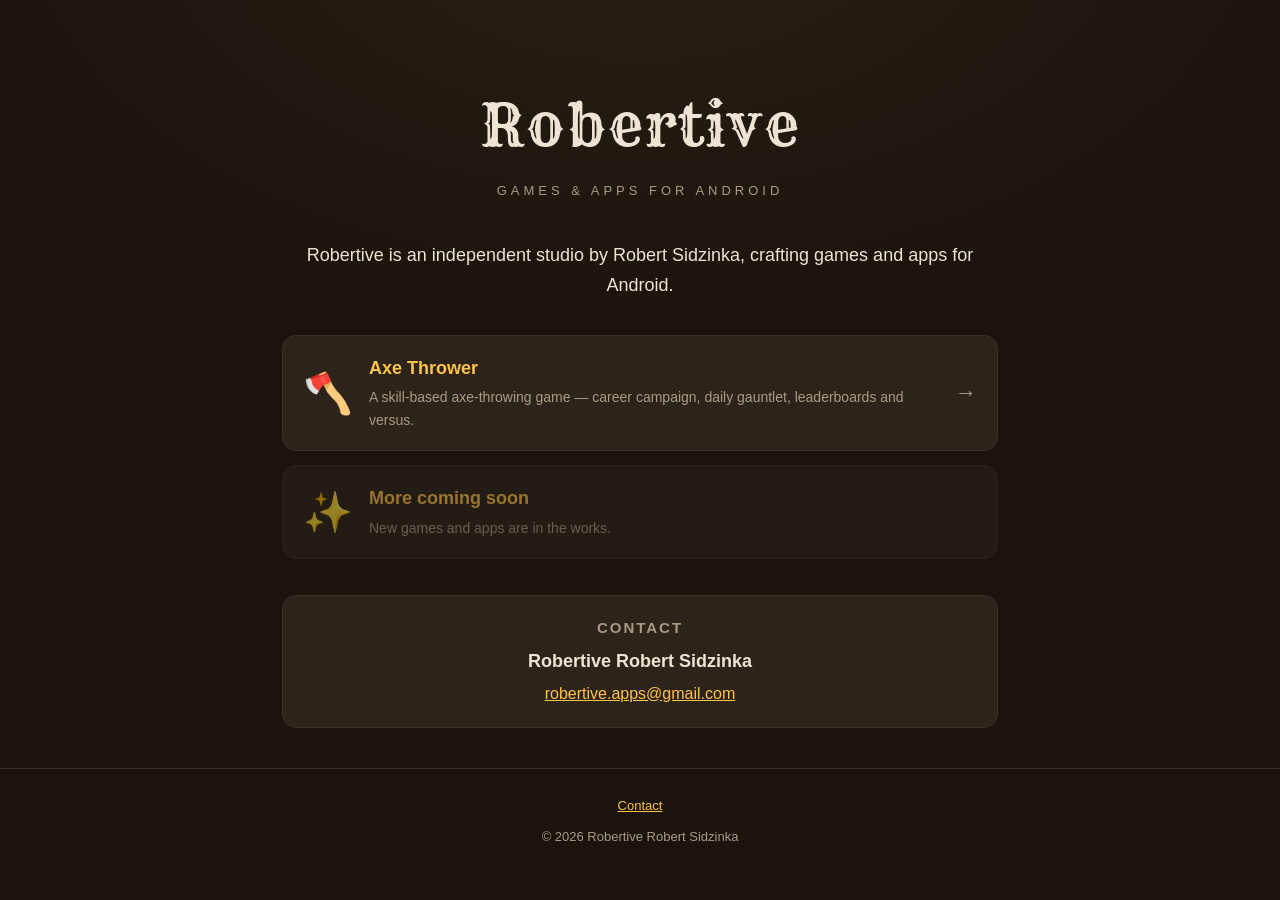
<file: index.html>
<!DOCTYPE html>
<html lang="en">
<head>
  <meta charset="UTF-8">
  <meta name="viewport" content="width=device-width, initial-scale=1.0">
  <title>Robertive — Games &amp; apps for Android</title>
  <meta name="description" content="Robertive is an independent studio by Robert Sidzinka building games and apps for Android.">

  <!-- Google Search Console ownership verification (HTML tag method). -->
  <meta name="google-site-verification" content="I3U4DbqW5xxP2Danj0TdIdF01HxjQrkF2kD--kA5tbM">

  <link rel="preconnect" href="https://fonts.googleapis.com">
  <link rel="preconnect" href="https://fonts.gstatic.com" crossorigin>
  <link href="https://fonts.googleapis.com/css2?family=Rye&display=swap" rel="stylesheet">
  <link rel="stylesheet" href="styles.css">
</head>
<body>
  <header class="hero">
    <h1>Robertive</h1>
    <p class="tagline">GAMES &amp; APPS FOR ANDROID</p>
  </header>

  <main class="wrap">
    <p class="lead">
      Robertive is an independent studio by Robert Sidzinka, crafting games and
      apps for Android.
    </p>

    <section class="apps">
      <a class="app-card" href="axe-thrower/">
        <span class="ico">🪓</span>
        <span class="meta">
          <h3>Axe Thrower</h3>
          <p>A skill-based axe-throwing game — career campaign, daily gauntlet, leaderboards and versus.</p>
        </span>
        <span class="arrow">→</span>
      </a>

      <div class="app-card soon">
        <span class="ico">✨</span>
        <span class="meta">
          <h3>More coming soon</h3>
          <p>New games and apps are in the works.</p>
        </span>
      </div>
    </section>

    <section class="dev">
      <h2>Contact</h2>
      <p class="name">Robertive Robert Sidzinka</p>
      <p class="email"><a href="mailto:robertive.apps@gmail.com">robertive.apps@gmail.com</a></p>
    </section>
  </main>

  <footer>
    <a href="mailto:robertive.apps@gmail.com">Contact</a>
    <div style="margin-top:10px;">© 2026 Robertive Robert Sidzinka</div>
  </footer>
</body>
</html>
</file>
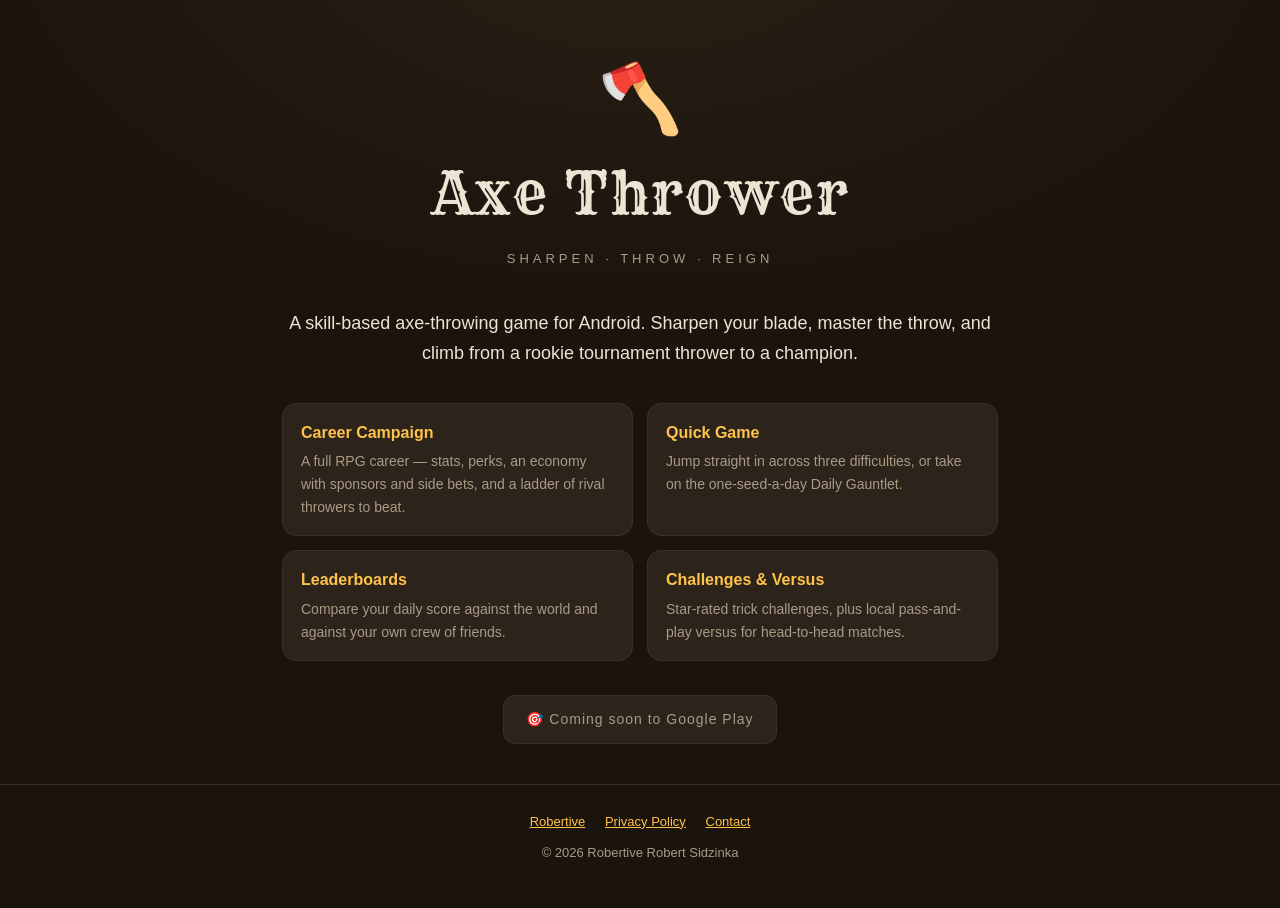
<file: axe-thrower/index.html>
<!DOCTYPE html>
<html lang="en">
<head>
  <meta charset="UTF-8">
  <meta name="viewport" content="width=device-width, initial-scale=1.0">
  <title>Axe Thrower — Robertive</title>
  <meta name="description" content="Axe Thrower is a skill-based axe-throwing game for Android by Robertive. Career campaign, daily challenges, leaderboards and versus mode.">
  <link rel="preconnect" href="https://fonts.googleapis.com">
  <link rel="preconnect" href="https://fonts.gstatic.com" crossorigin>
  <link href="https://fonts.googleapis.com/css2?family=Rye&display=swap" rel="stylesheet">
  <link rel="stylesheet" href="../styles.css">
</head>
<body>
  <header class="hero">
    <div class="axe">🪓</div>
    <h1>Axe Thrower</h1>
    <p class="tagline">SHARPEN · THROW · REIGN</p>
  </header>

  <main class="wrap">
    <p class="lead">
      A skill-based axe-throwing game for Android. Sharpen your blade, master
      the throw, and climb from a rookie tournament thrower to a champion.
    </p>

    <section class="features">
      <div class="feature">
        <h3>Career Campaign</h3>
        <p>A full RPG career — stats, perks, an economy with sponsors and side bets, and a ladder of rival throwers to beat.</p>
      </div>
      <div class="feature">
        <h3>Quick Game</h3>
        <p>Jump straight in across three difficulties, or take on the one-seed-a-day Daily Gauntlet.</p>
      </div>
      <div class="feature">
        <h3>Leaderboards</h3>
        <p>Compare your daily score against the world and against your own crew of friends.</p>
      </div>
      <div class="feature">
        <h3>Challenges &amp; Versus</h3>
        <p>Star-rated trick challenges, plus local pass-and-play versus for head-to-head matches.</p>
      </div>
    </section>

    <div class="store">
      <span class="badge">🎯 Coming soon to Google Play</span>
    </div>
  </main>

  <footer>
    <a href="../">Robertive</a>
    <a href="privacy.html">Privacy Policy</a>
    <a href="mailto:robertive.apps@gmail.com">Contact</a>
    <div style="margin-top:10px;">© 2026 Robertive Robert Sidzinka</div>
  </footer>
</body>
</html>
</file>
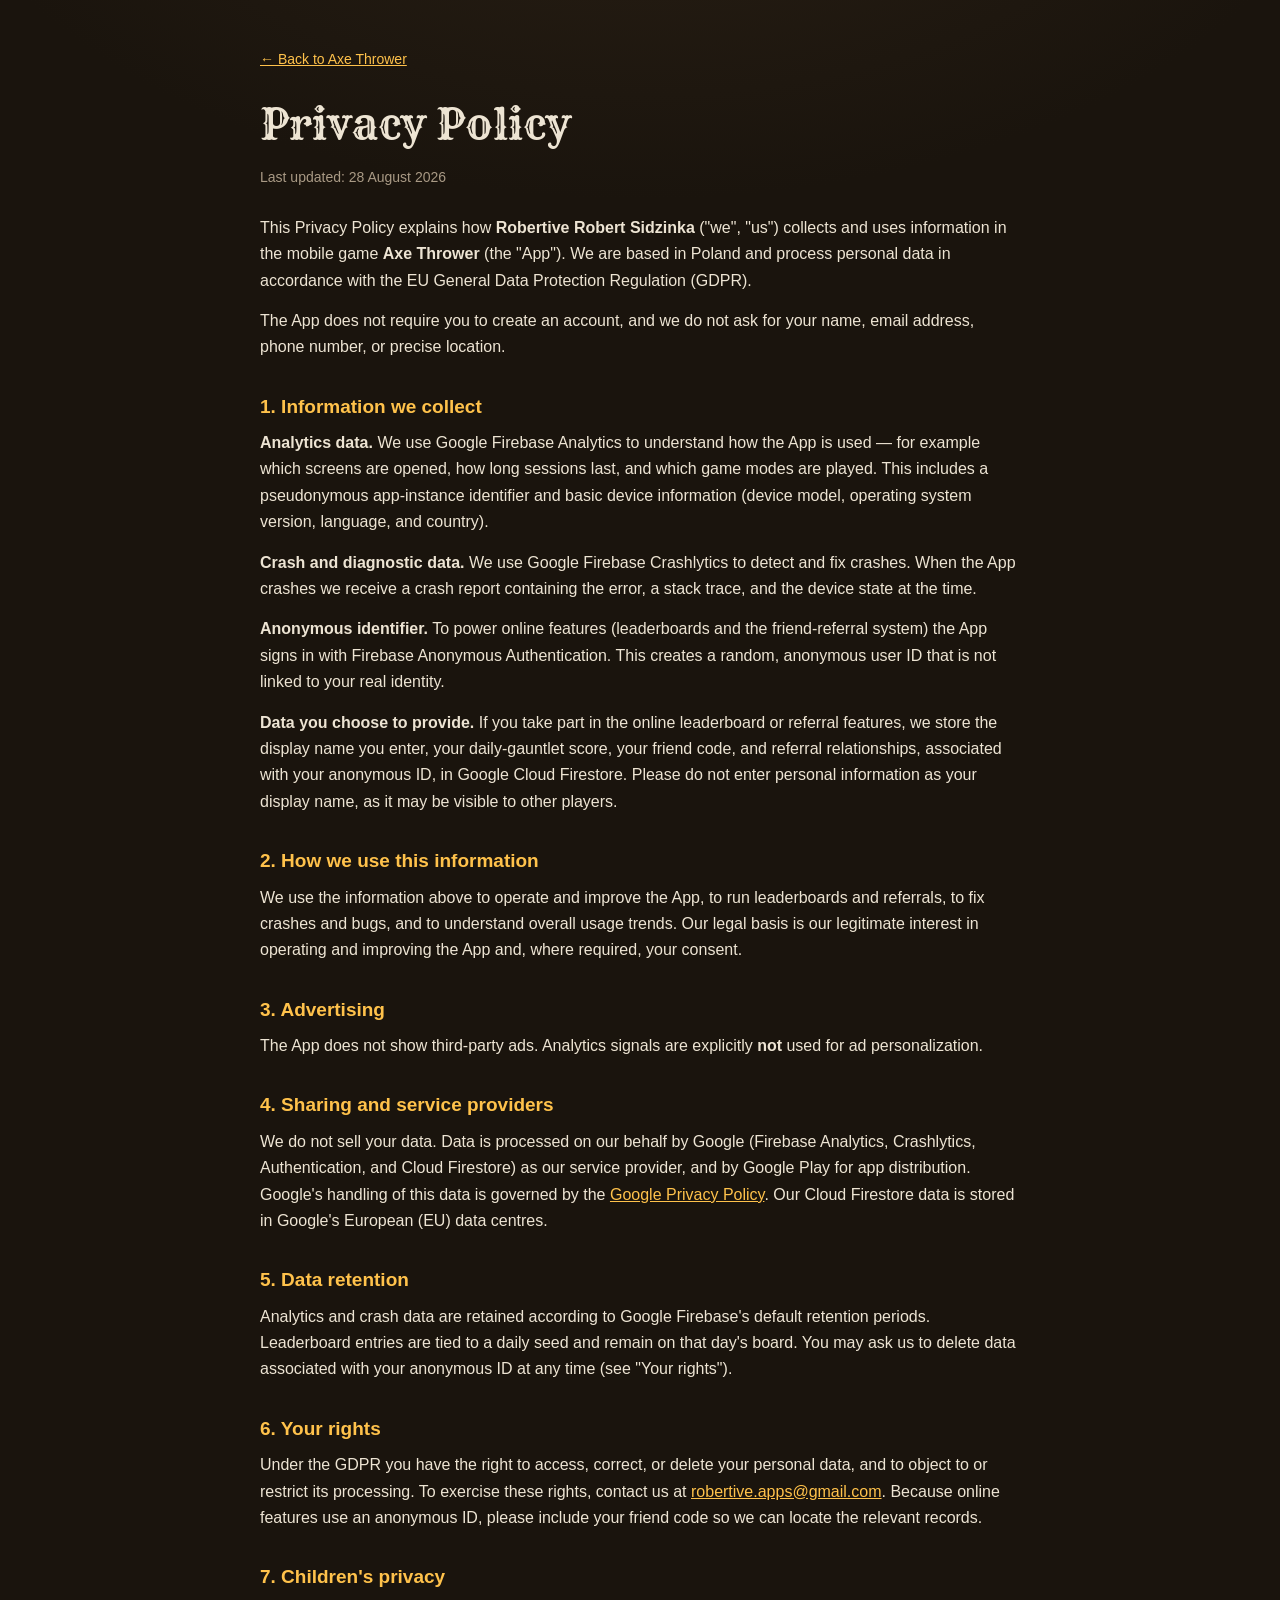
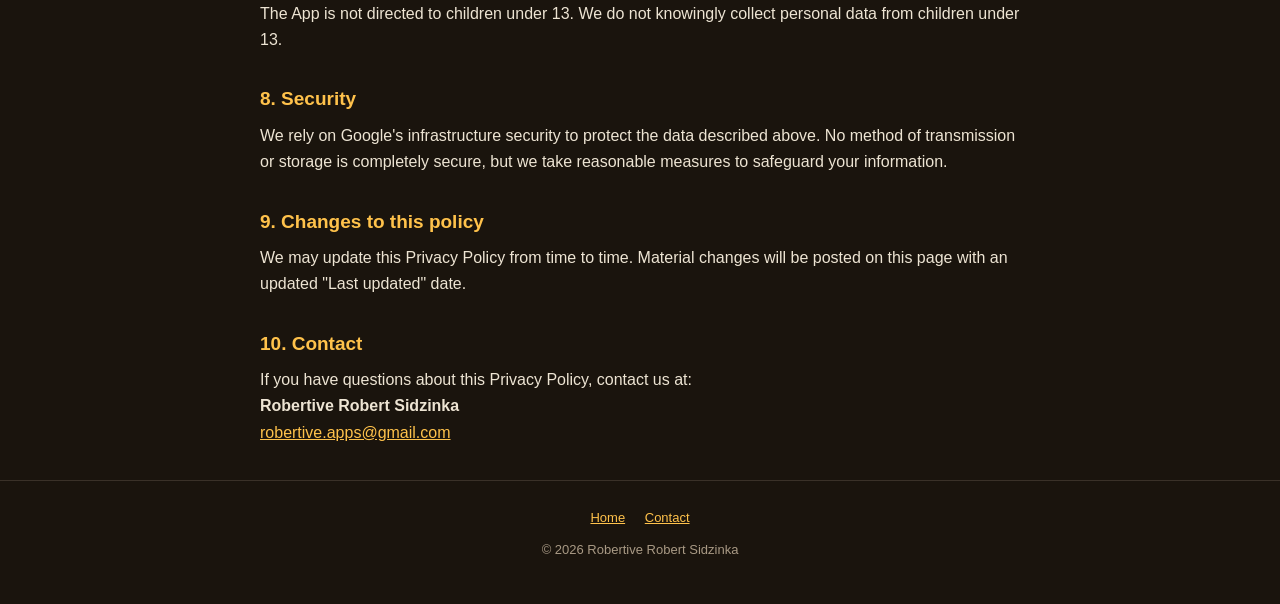
<file: privacy.html>
<!DOCTYPE html>
<html lang="en">
<head>
  <meta charset="UTF-8">
  <meta name="viewport" content="width=device-width, initial-scale=1.0">
  <title>Privacy Policy — Axe Thrower</title>
  <meta name="description" content="Privacy Policy for the Axe Thrower Android game by Robertive Robert Sidzinka.">
  <link rel="preconnect" href="https://fonts.googleapis.com">
  <link rel="preconnect" href="https://fonts.gstatic.com" crossorigin>
  <link href="https://fonts.googleapis.com/css2?family=Rye&display=swap" rel="stylesheet">
  <link rel="stylesheet" href="styles.css">
</head>
<body>
  <main class="wrap legal">
    <a class="back" href="index.html">← Back to Axe Thrower</a>
    <h1>Privacy Policy</h1>
    <p class="updated">Last updated: 28 August 2026</p>

    <p>
      This Privacy Policy explains how <span class="term">Robertive Robert
      Sidzinka</span> ("we", "us") collects and uses information in the mobile
      game <span class="term">Axe Thrower</span> (the "App"). We are based in
      Poland and process personal data in accordance with the EU General Data
      Protection Regulation (GDPR).
    </p>
    <p>
      The App does not require you to create an account, and we do not ask for
      your name, email address, phone number, or precise location.
    </p>

    <h2>1. Information we collect</h2>
    <p>
      <span class="term">Analytics data.</span> We use Google Firebase
      Analytics to understand how the App is used — for example which screens
      are opened, how long sessions last, and which game modes are played. This
      includes a pseudonymous app-instance identifier and basic device
      information (device model, operating system version, language, and
      country).
    </p>
    <p>
      <span class="term">Crash and diagnostic data.</span> We use Google
      Firebase Crashlytics to detect and fix crashes. When the App crashes we
      receive a crash report containing the error, a stack trace, and the
      device state at the time.
    </p>
    <p>
      <span class="term">Anonymous identifier.</span> To power online features
      (leaderboards and the friend-referral system) the App signs in with
      Firebase Anonymous Authentication. This creates a random, anonymous user
      ID that is not linked to your real identity.
    </p>
    <p>
      <span class="term">Data you choose to provide.</span> If you take part in
      the online leaderboard or referral features, we store the display name
      you enter, your daily-gauntlet score, your friend code, and referral
      relationships, associated with your anonymous ID, in Google Cloud
      Firestore. Please do not enter personal information as your display name,
      as it may be visible to other players.
    </p>

    <h2>2. How we use this information</h2>
    <p>
      We use the information above to operate and improve the App, to run
      leaderboards and referrals, to fix crashes and bugs, and to understand
      overall usage trends. Our legal basis is our legitimate interest in
      operating and improving the App and, where required, your consent.
    </p>

    <h2>3. Advertising</h2>
    <p>
      The App does not show third-party ads. Analytics signals are explicitly
      <span class="term">not</span> used for ad personalization.
    </p>

    <h2>4. Sharing and service providers</h2>
    <p>
      We do not sell your data. Data is processed on our behalf by Google
      (Firebase Analytics, Crashlytics, Authentication, and Cloud Firestore) as
      our service provider, and by Google Play for app distribution. Google's
      handling of this data is governed by the
      <a href="https://policies.google.com/privacy">Google Privacy Policy</a>.
      Our Cloud Firestore data is stored in Google's European (EU) data
      centres.
    </p>

    <h2>5. Data retention</h2>
    <p>
      Analytics and crash data are retained according to Google Firebase's
      default retention periods. Leaderboard entries are tied to a daily seed
      and remain on that day's board. You may ask us to delete data associated
      with your anonymous ID at any time (see "Your rights").
    </p>

    <h2>6. Your rights</h2>
    <p>
      Under the GDPR you have the right to access, correct, or delete your
      personal data, and to object to or restrict its processing. To exercise
      these rights, contact us at
      <a href="mailto:robertive.apps@gmail.com">robertive.apps@gmail.com</a>.
      Because online features use an anonymous ID, please include your friend
      code so we can locate the relevant records.
    </p>

    <h2>7. Children's privacy</h2>
    <p>
      The App is not directed to children under 13. We do not knowingly collect
      personal data from children under 13.
    </p>

    <h2>8. Security</h2>
    <p>
      We rely on Google's infrastructure security to protect the data described
      above. No method of transmission or storage is completely secure, but we
      take reasonable measures to safeguard your information.
    </p>

    <h2>9. Changes to this policy</h2>
    <p>
      We may update this Privacy Policy from time to time. Material changes will
      be posted on this page with an updated "Last updated" date.
    </p>

    <h2>10. Contact</h2>
    <p>
      If you have questions about this Privacy Policy, contact us at:<br>
      <span class="term">Robertive Robert Sidzinka</span><br>
      <a href="mailto:robertive.apps@gmail.com">robertive.apps@gmail.com</a>
    </p>
  </main>

  <footer>
    <a href="index.html">Home</a>
    <a href="mailto:robertive.apps@gmail.com">Contact</a>
    <div style="margin-top:10px;">© 2026 Robertive Robert Sidzinka</div>
  </footer>
</body>
</html>
</file>
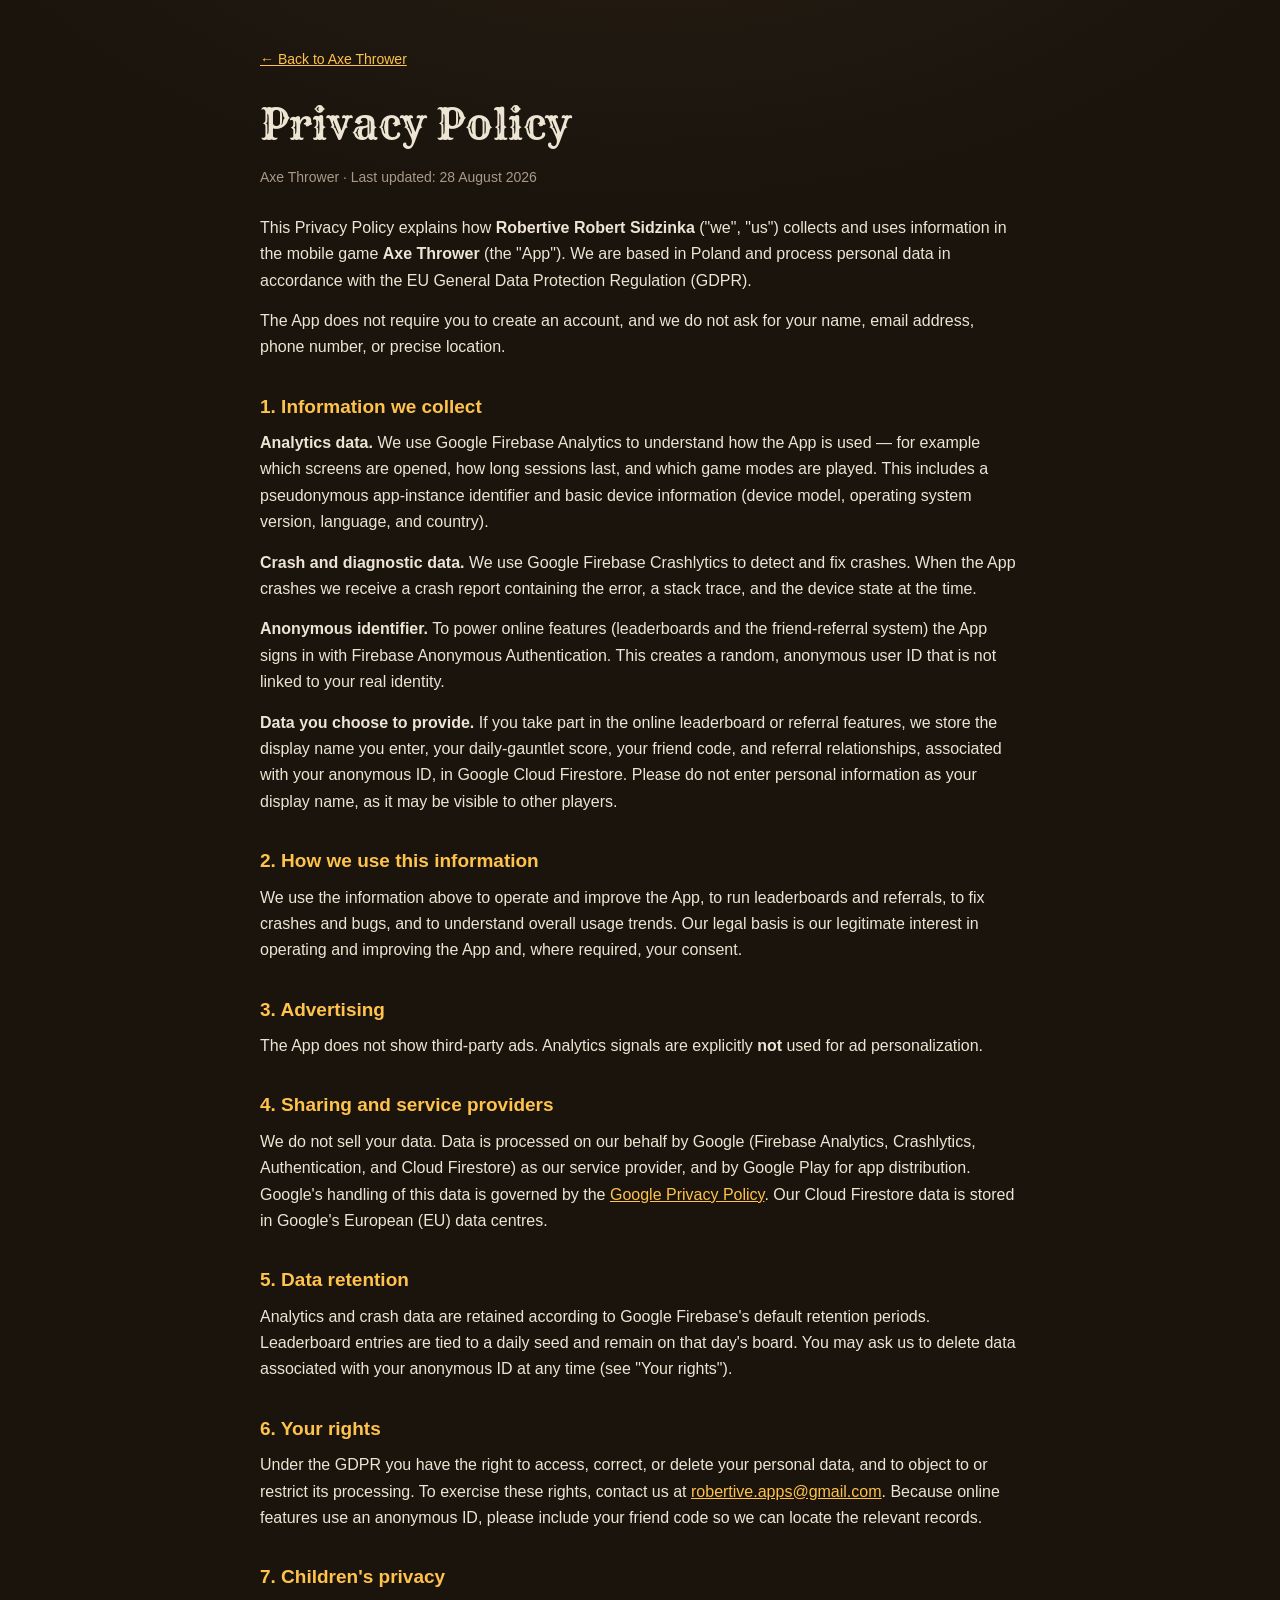
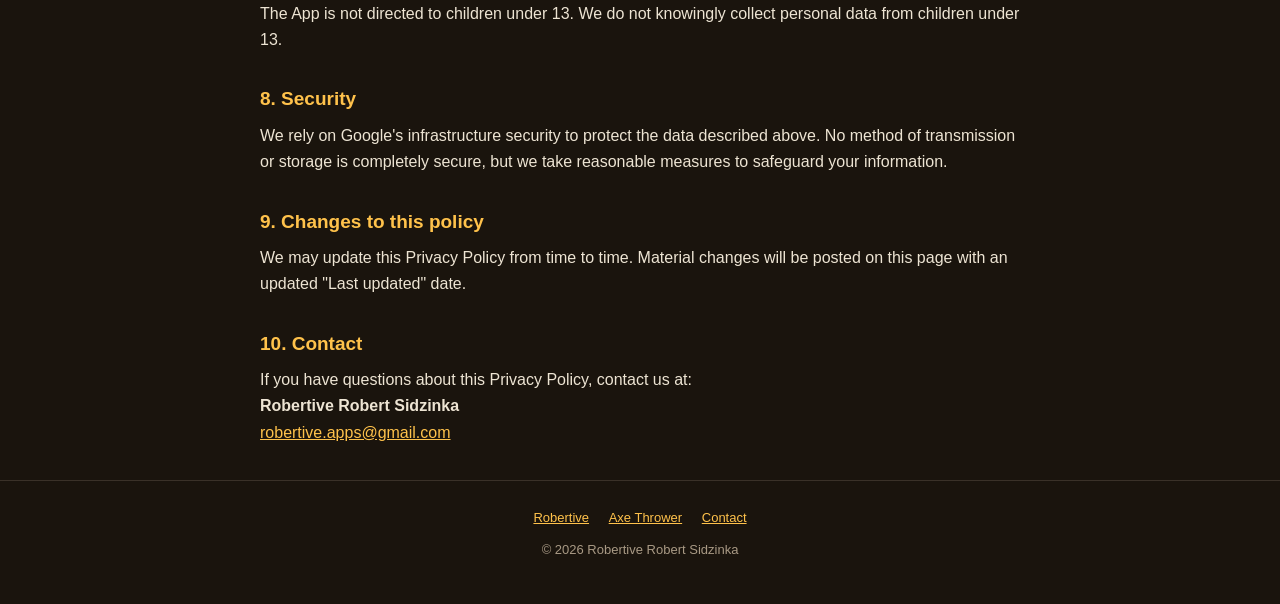
<file: axe-thrower/privacy.html>
<!DOCTYPE html>
<html lang="en">
<head>
  <meta charset="UTF-8">
  <meta name="viewport" content="width=device-width, initial-scale=1.0">
  <title>Privacy Policy — Axe Thrower</title>
  <meta name="description" content="Privacy Policy for the Axe Thrower Android game by Robertive Robert Sidzinka.">
  <link rel="preconnect" href="https://fonts.googleapis.com">
  <link rel="preconnect" href="https://fonts.gstatic.com" crossorigin>
  <link href="https://fonts.googleapis.com/css2?family=Rye&display=swap" rel="stylesheet">
  <link rel="stylesheet" href="../styles.css">
</head>
<body>
  <main class="wrap legal">
    <a class="back" href="index.html">← Back to Axe Thrower</a>
    <h1>Privacy Policy</h1>
    <p class="updated">Axe Thrower · Last updated: 28 August 2026</p>

    <p>
      This Privacy Policy explains how <span class="term">Robertive Robert
      Sidzinka</span> ("we", "us") collects and uses information in the mobile
      game <span class="term">Axe Thrower</span> (the "App"). We are based in
      Poland and process personal data in accordance with the EU General Data
      Protection Regulation (GDPR).
    </p>
    <p>
      The App does not require you to create an account, and we do not ask for
      your name, email address, phone number, or precise location.
    </p>

    <h2>1. Information we collect</h2>
    <p>
      <span class="term">Analytics data.</span> We use Google Firebase
      Analytics to understand how the App is used — for example which screens
      are opened, how long sessions last, and which game modes are played. This
      includes a pseudonymous app-instance identifier and basic device
      information (device model, operating system version, language, and
      country).
    </p>
    <p>
      <span class="term">Crash and diagnostic data.</span> We use Google
      Firebase Crashlytics to detect and fix crashes. When the App crashes we
      receive a crash report containing the error, a stack trace, and the
      device state at the time.
    </p>
    <p>
      <span class="term">Anonymous identifier.</span> To power online features
      (leaderboards and the friend-referral system) the App signs in with
      Firebase Anonymous Authentication. This creates a random, anonymous user
      ID that is not linked to your real identity.
    </p>
    <p>
      <span class="term">Data you choose to provide.</span> If you take part in
      the online leaderboard or referral features, we store the display name
      you enter, your daily-gauntlet score, your friend code, and referral
      relationships, associated with your anonymous ID, in Google Cloud
      Firestore. Please do not enter personal information as your display name,
      as it may be visible to other players.
    </p>

    <h2>2. How we use this information</h2>
    <p>
      We use the information above to operate and improve the App, to run
      leaderboards and referrals, to fix crashes and bugs, and to understand
      overall usage trends. Our legal basis is our legitimate interest in
      operating and improving the App and, where required, your consent.
    </p>

    <h2>3. Advertising</h2>
    <p>
      The App does not show third-party ads. Analytics signals are explicitly
      <span class="term">not</span> used for ad personalization.
    </p>

    <h2>4. Sharing and service providers</h2>
    <p>
      We do not sell your data. Data is processed on our behalf by Google
      (Firebase Analytics, Crashlytics, Authentication, and Cloud Firestore) as
      our service provider, and by Google Play for app distribution. Google's
      handling of this data is governed by the
      <a href="https://policies.google.com/privacy">Google Privacy Policy</a>.
      Our Cloud Firestore data is stored in Google's European (EU) data
      centres.
    </p>

    <h2>5. Data retention</h2>
    <p>
      Analytics and crash data are retained according to Google Firebase's
      default retention periods. Leaderboard entries are tied to a daily seed
      and remain on that day's board. You may ask us to delete data associated
      with your anonymous ID at any time (see "Your rights").
    </p>

    <h2>6. Your rights</h2>
    <p>
      Under the GDPR you have the right to access, correct, or delete your
      personal data, and to object to or restrict its processing. To exercise
      these rights, contact us at
      <a href="mailto:robertive.apps@gmail.com">robertive.apps@gmail.com</a>.
      Because online features use an anonymous ID, please include your friend
      code so we can locate the relevant records.
    </p>

    <h2>7. Children's privacy</h2>
    <p>
      The App is not directed to children under 13. We do not knowingly collect
      personal data from children under 13.
    </p>

    <h2>8. Security</h2>
    <p>
      We rely on Google's infrastructure security to protect the data described
      above. No method of transmission or storage is completely secure, but we
      take reasonable measures to safeguard your information.
    </p>

    <h2>9. Changes to this policy</h2>
    <p>
      We may update this Privacy Policy from time to time. Material changes will
      be posted on this page with an updated "Last updated" date.
    </p>

    <h2>10. Contact</h2>
    <p>
      If you have questions about this Privacy Policy, contact us at:<br>
      <span class="term">Robertive Robert Sidzinka</span><br>
      <a href="mailto:robertive.apps@gmail.com">robertive.apps@gmail.com</a>
    </p>
  </main>

  <footer>
    <a href="../">Robertive</a>
    <a href="index.html">Axe Thrower</a>
    <a href="mailto:robertive.apps@gmail.com">Contact</a>
    <div style="margin-top:10px;">© 2026 Robertive Robert Sidzinka</div>
  </footer>
</body>
</html>
</file>
<file: styles.css>
:root {
  --bg: #1a140d;
  --bg2: #241b12;
  --card: #2c241a;
  --line: #3a3128;
  --text: #ede4d3;
  --muted: #a99a85;
  --gold: #ffc24b;
  --ember: #e2703a;
}

* { box-sizing: border-box; }

html { -webkit-text-size-adjust: 100%; }

body {
  margin: 0;
  font-family: -apple-system, BlinkMacSystemFont, "Segoe UI", Roboto, Helvetica, Arial, sans-serif;
  line-height: 1.65;
  color: var(--text);
  background:
    radial-gradient(1200px 700px at 50% -10%, #2a2015 0%, var(--bg) 60%),
    var(--bg);
  min-height: 100vh;
}

.wrap {
  max-width: 760px;
  margin: 0 auto;
  padding: 0 22px;
}

a { color: var(--gold); }
a:hover { color: var(--ember); }

/* Hero */
.hero {
  text-align: center;
  padding: 64px 22px 32px;
}
.hero .axe { font-size: 68px; line-height: 1; }
.hero h1 {
  font-family: "Rye", Georgia, serif;
  font-weight: 400;
  font-size: clamp(38px, 9vw, 58px);
  letter-spacing: 2px;
  margin: 14px 0 6px;
  color: var(--text);
}
.hero .tagline {
  font-size: 13px;
  letter-spacing: 4px;
  color: var(--muted);
  margin: 0;
}

.lead {
  font-size: 18px;
  color: var(--text);
  text-align: center;
  margin: 8px auto 34px;
}

/* Features */
.features {
  display: grid;
  grid-template-columns: repeat(2, 1fr);
  gap: 14px;
  margin: 0 0 34px;
}
@media (max-width: 520px) {
  .features { grid-template-columns: 1fr; }
}
.feature {
  background: var(--card);
  border: 1px solid var(--line);
  border-radius: 14px;
  padding: 16px 18px;
}
.feature h3 {
  margin: 0 0 4px;
  font-size: 16px;
  color: var(--gold);
}
.feature p {
  margin: 0;
  font-size: 14px;
  color: var(--muted);
}

/* App list (Robertive home) */
.apps {
  display: grid;
  grid-template-columns: 1fr;
  gap: 14px;
  margin: 0 0 36px;
}
.app-card {
  display: flex;
  align-items: center;
  gap: 16px;
  background: var(--card);
  border: 1px solid var(--line);
  border-radius: 14px;
  padding: 18px 20px;
  text-decoration: none;
  color: var(--text);
  transition: border-color .15s ease;
}
.app-card:hover { border-color: var(--gold); color: var(--text); }
.app-card .ico { font-size: 40px; line-height: 1; }
.app-card .meta h3 { margin: 0 0 3px; font-size: 18px; color: var(--gold); }
.app-card .meta p { margin: 0; font-size: 14px; color: var(--muted); }
.app-card .arrow { margin-left: auto; color: var(--muted); font-size: 22px; }
.app-card.soon { opacity: .55; cursor: default; }
.app-card.soon:hover { border-color: var(--line); }

/* Store note */
.store {
  text-align: center;
  margin: 8px 0 40px;
}
.badge {
  display: inline-block;
  padding: 12px 22px;
  border: 1px solid var(--line);
  border-radius: 12px;
  background: var(--card);
  color: var(--muted);
  font-size: 14px;
  letter-spacing: 1px;
}

/* Developer card */
.dev {
  background: var(--card);
  border: 1px solid var(--line);
  border-radius: 14px;
  padding: 20px 22px;
  margin: 0 0 40px;
  text-align: center;
}
.dev h2 {
  margin: 0 0 6px;
  font-size: 15px;
  letter-spacing: 2px;
  color: var(--muted);
  text-transform: uppercase;
}
.dev .name { font-size: 18px; font-weight: 600; margin: 0 0 4px; }
.dev .email { margin: 0; }

/* Footer */
footer {
  border-top: 1px solid var(--line);
  padding: 26px 22px 44px;
  text-align: center;
  color: var(--muted);
  font-size: 13px;
}
footer a { margin: 0 8px; }

/* Legal (privacy) page */
.legal { padding: 46px 0 20px; }
.legal .back { font-size: 14px; }
.legal h1 {
  font-family: "Rye", Georgia, serif;
  font-weight: 400;
  font-size: clamp(30px, 7vw, 42px);
  margin: 18px 0 6px;
}
.legal .updated { color: var(--muted); font-size: 14px; margin: 0 0 26px; }
.legal h2 {
  font-size: 19px;
  color: var(--gold);
  margin: 30px 0 8px;
}
.legal p { margin: 0 0 14px; }
.legal .term { color: var(--text); font-weight: 600; }
</file>
